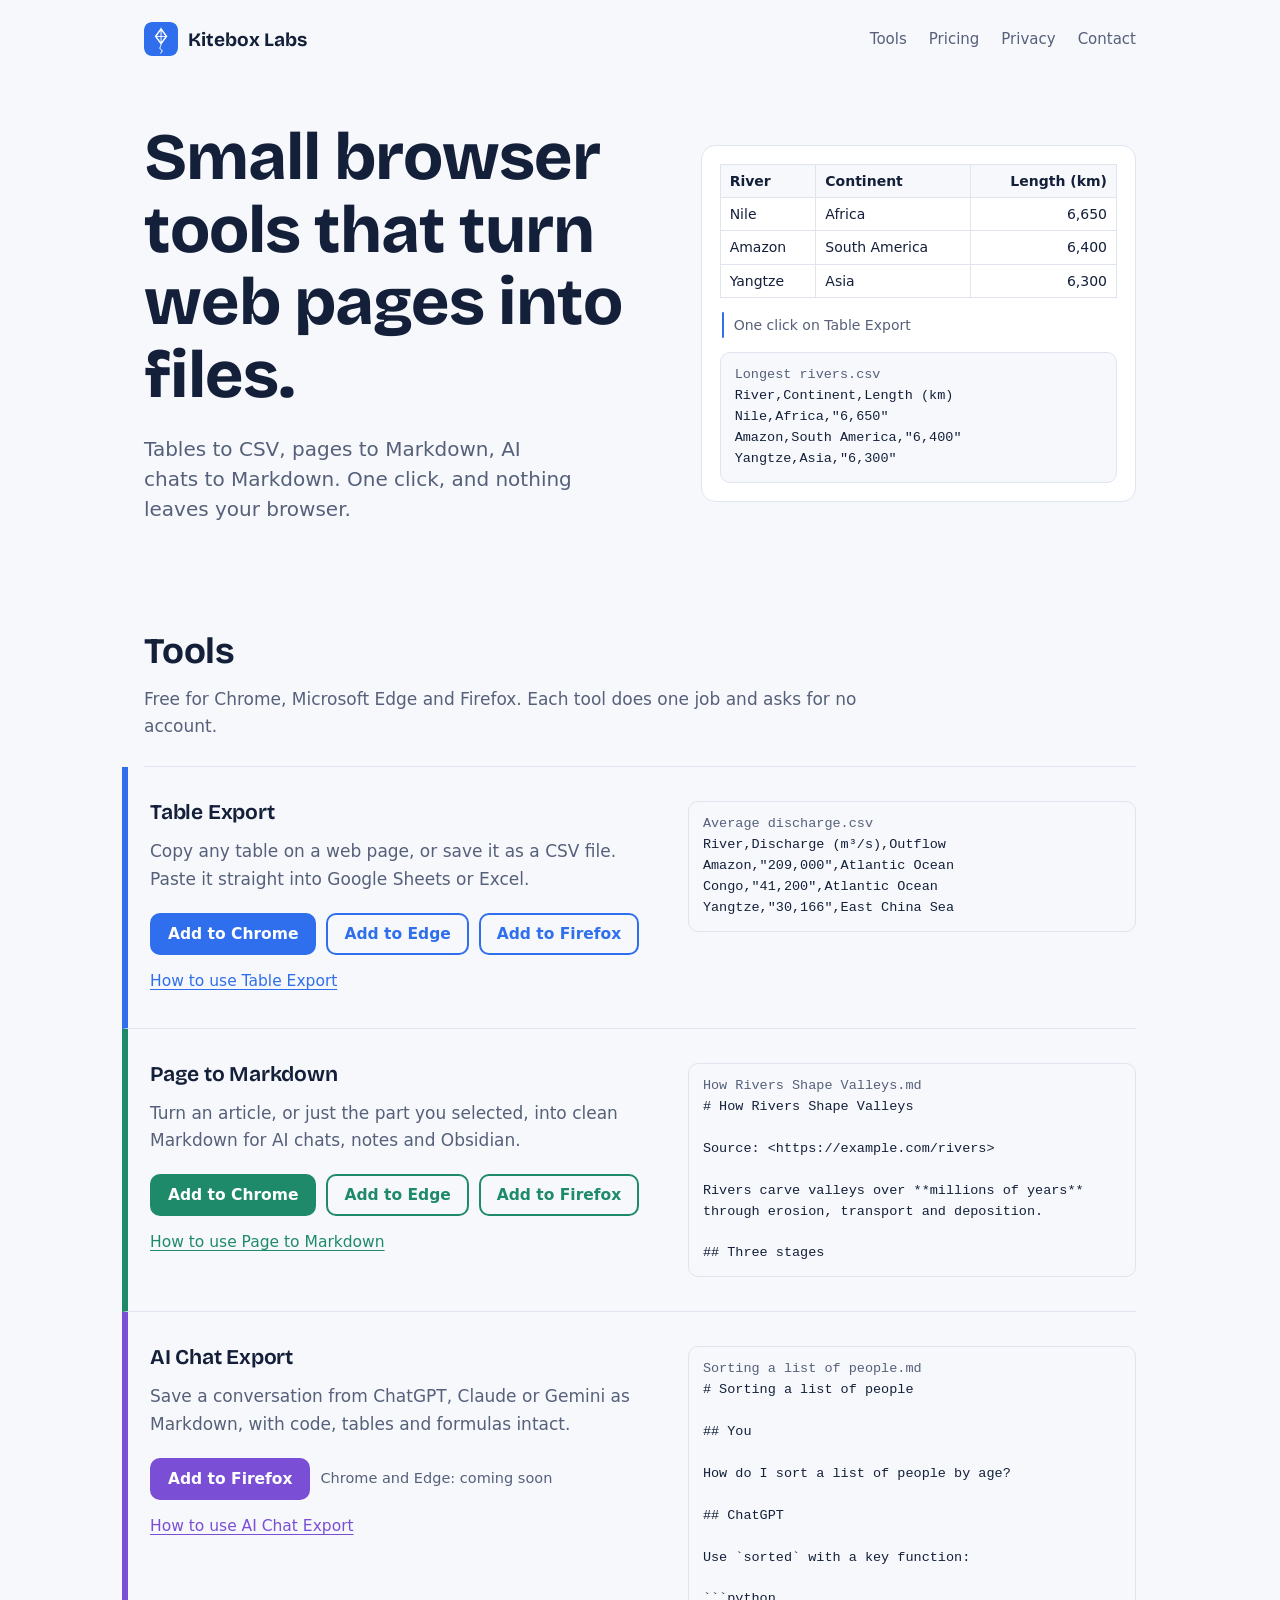
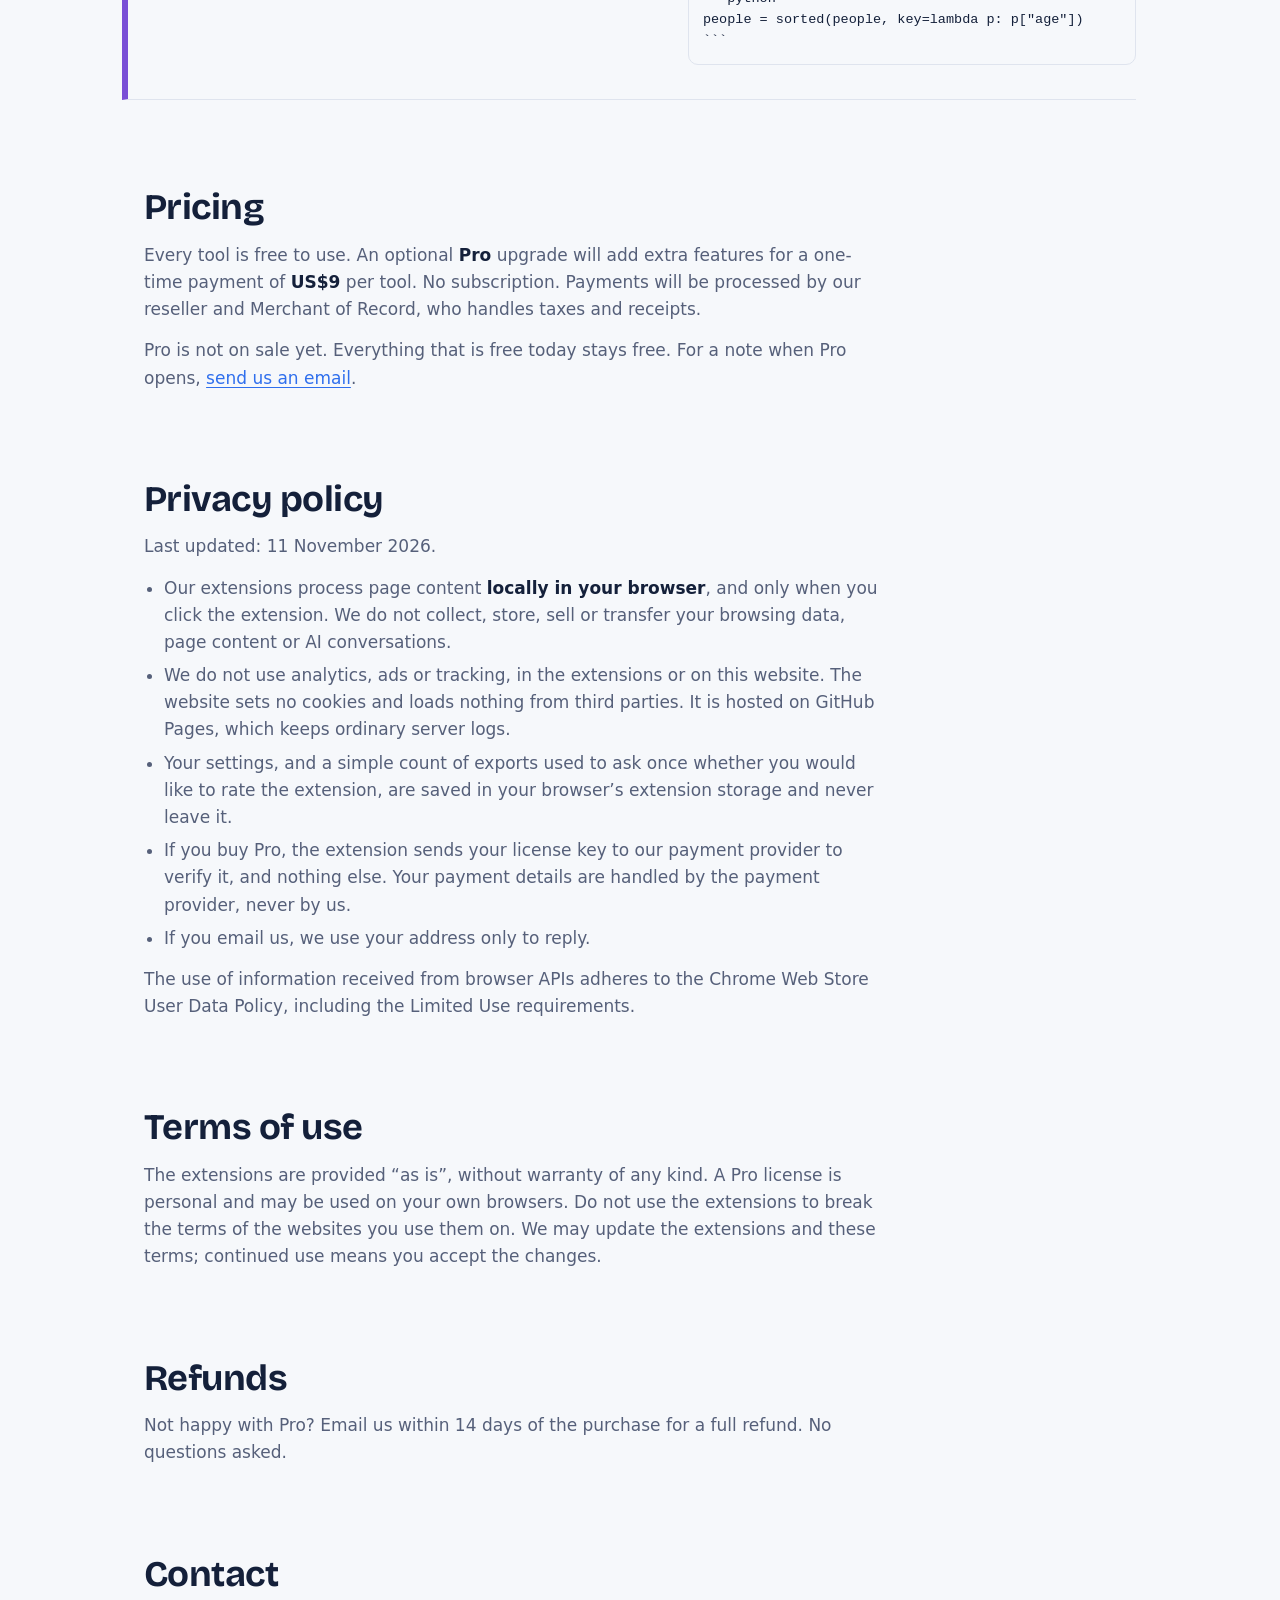
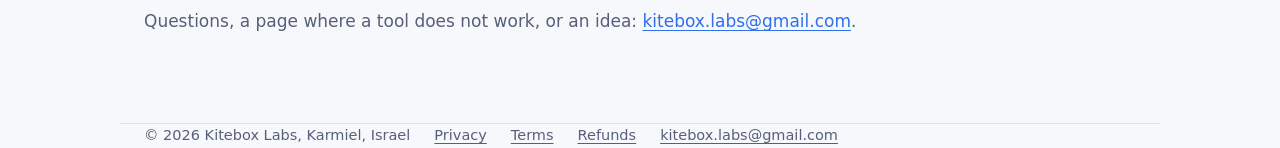
<file: index.html>
<!doctype html>
<html lang="en">
<head>
<meta charset="utf-8">
<meta name="viewport" content="width=device-width,initial-scale=1">
<title>Kitebox Labs — small browser tools that turn web pages into files</title>
<meta name="description" content="Free, private browser extensions for Chrome, Edge and Firefox: export web tables to CSV, copy pages as Markdown, save AI chats as Markdown. Everything runs in your browser.">
<link rel="canonical" href="https://rialvla.github.io/kiteboxlabs/">
<meta property="og:type" content="website">
<meta property="og:site_name" content="Kitebox Labs">
<meta property="og:title" content="Kitebox Labs — small browser tools that turn web pages into files">
<meta property="og:description" content="Free, private browser extensions for Chrome, Edge and Firefox: export web tables to CSV, copy pages as Markdown, save AI chats as Markdown. Everything runs in your browser.">
<meta property="og:url" content="https://rialvla.github.io/kiteboxlabs/">
<meta property="og:image" content="https://rialvla.github.io/kiteboxlabs/assets/logo.png">
<link rel="icon" href="assets/logo-256.png">
<link rel="preload" href="assets/bricolage-grotesque.woff2" as="font" type="font/woff2" crossorigin>
<link rel="stylesheet" href="assets/site.css">
<script type="application/ld+json">{"@context":"https://schema.org","@type":"Organization","name":"Kitebox Labs","url":"https://rialvla.github.io/kiteboxlabs/","logo":"https://rialvla.github.io/kiteboxlabs/assets/logo.png","email":"kitebox.labs@gmail.com"}</script>
</head>
<body>
<header class="top wrap">
  <a class="brand" href="./"><img src="assets/logo-256.png" width="34" height="34" alt="">Kitebox Labs</a>
  <nav><a href="./#products">Tools</a><a href="./#pricing">Pricing</a><a href="./#privacy">Privacy</a><a href="./#contact">Contact</a></nav>
</header>
<main class="wrap">
<section class="hero">
  <div>
    <h1>Small browser tools that turn web pages into files.</h1>
    <p>Tables to CSV, pages to Markdown, AI chats to Markdown. One click, and nothing leaves your browser.</p>
  </div>
  <div class="proof" aria-label="Example: a table on a web page becomes a CSV file">
    <table>
      <tr><th>River</th><th>Continent</th><th>Length (km)</th></tr>
      <tr><td>Nile</td><td>Africa</td><td>6,650</td></tr>
      <tr><td>Amazon</td><td>South America</td><td>6,400</td></tr>
      <tr><td>Yangtze</td><td>Asia</td><td>6,300</td></tr>
    </table>
    <div class="turn">One click on Table Export</div>
    <pre class="file"><b>Longest rivers.csv</b>
River,Continent,Length (km)
Nile,Africa,"6,650"
Amazon,South America,"6,400"
Yangtze,Asia,"6,300"</pre>
  </div>
</section>

<h2 id="products">Tools</h2>
<p>Free for Chrome, Microsoft Edge and Firefox. Each tool does one job and asks for no account.</p>
<div class="tools">
<section class="tool t-table" id="table-export">
  <div>
    <h3>Table Export</h3>
    <p>Copy any table on a web page, or save it as a CSV file. Paste it straight into Google Sheets or Excel.</p>
    <div class="stores"><a class="btn" href="https://chromewebstore.google.com/detail/hhfpalogcbonjkoplmdikkgolelgajjc">Add to Chrome</a><a class="btn alt" href="https://microsoftedge.microsoft.com/addons/detail/emdhohpbhjjjipbeofofnglcaibgfpml">Add to Edge</a><a class="btn alt" href="https://addons.mozilla.org/firefox/addon/kitebox-table-export/">Add to Firefox</a></div>
    <a class="more" href="./table-export/">How to use Table Export</a>
  </div>
  <pre class="file"><b>Average discharge.csv</b>
River,Discharge (m³/s),Outflow
Amazon,&quot;209,000&quot;,Atlantic Ocean
Congo,&quot;41,200&quot;,Atlantic Ocean
Yangtze,&quot;30,166&quot;,East China Sea</pre>
</section>
<section class="tool t-page" id="page-markdown">
  <div>
    <h3>Page to Markdown</h3>
    <p>Turn an article, or just the part you selected, into clean Markdown for AI chats, notes and Obsidian.</p>
    <div class="stores"><a class="btn" href="https://chromewebstore.google.com/detail/cnmigemglknhhenocihimppigihnjdkp">Add to Chrome</a><a class="btn alt" href="https://microsoftedge.microsoft.com/addons/detail/hfkippdgafjjonhkjkijcbaccekfpifb">Add to Edge</a><a class="btn alt" href="https://addons.mozilla.org/firefox/addon/kitebox-page-to-markdown/">Add to Firefox</a></div>
    <a class="more" href="./page-to-markdown/">How to use Page to Markdown</a>
  </div>
  <pre class="file"><b>How Rivers Shape Valleys.md</b>
# How Rivers Shape Valleys

Source: &lt;https://example.com/rivers&gt;

Rivers carve valleys over **millions of years**
through erosion, transport and deposition.

## Three stages</pre>
</section>
<section class="tool t-chat" id="ai-chat-export">
  <div>
    <h3>AI Chat Export</h3>
    <p>Save a conversation from ChatGPT, Claude or Gemini as Markdown, with code, tables and formulas intact.</p>
    <div class="stores"><a class="btn" href="https://addons.mozilla.org/firefox/addon/kitebox-ai-chat-export/">Add to Firefox</a><span class="soon">Chrome and Edge: coming soon</span></div>
    <a class="more" href="./ai-chat-export/">How to use AI Chat Export</a>
  </div>
  <pre class="file"><b>Sorting a list of people.md</b>
# Sorting a list of people

## You

How do I sort a list of people by age?

## ChatGPT

Use `sorted` with a key function:

```python
people = sorted(people, key=lambda p: p[&quot;age&quot;])
```</pre>
</section>
</div>

<h2 id="pricing">Pricing</h2>
<p>Every tool is free to use. An optional <strong>Pro</strong> upgrade will add extra features for a one-time payment of <strong>US$9</strong> per tool. No subscription. Payments will be processed by our reseller and Merchant of Record, who handles taxes and receipts.</p>
<p>Pro is not on sale yet. Everything that is free today stays free. For a note when Pro opens, <a href="mailto:kitebox.labs@gmail.com?subject=Notify%20me%20about%20Pro">send us an email</a>.</p>

<h2 id="privacy">Privacy policy</h2>
<p>Last updated: 11 November 2026.</p>
<ul class="plain">
<li>Our extensions process page content <strong>locally in your browser</strong>, and only when you click the extension. We do not collect, store, sell or transfer your browsing data, page content or AI conversations.</li>
<li>We do not use analytics, ads or tracking, in the extensions or on this website. The website sets no cookies and loads nothing from third parties. It is hosted on GitHub Pages, which keeps ordinary server logs.</li>
<li>Your settings, and a simple count of exports used to ask once whether you would like to rate the extension, are saved in your browser’s extension storage and never leave it.</li>
<li>If you buy Pro, the extension sends your license key to our payment provider to verify it, and nothing else. Your payment details are handled by the payment provider, never by us.</li>
<li>If you email us, we use your address only to reply.</li>
</ul>
<p>The use of information received from browser APIs adheres to the Chrome Web Store User Data Policy, including the Limited Use requirements.</p>

<h2 id="terms">Terms of use</h2>
<p>The extensions are provided “as is”, without warranty of any kind. A Pro license is personal and may be used on your own browsers. Do not use the extensions to break the terms of the websites you use them on. We may update the extensions and these terms; continued use means you accept the changes.</p>

<h2 id="refunds">Refunds</h2>
<p>Not happy with Pro? Email us within 14 days of the purchase for a full refund. No questions asked.</p>

<h2 id="contact">Contact</h2>
<p>Questions, a page where a tool does not work, or an idea: <a href="mailto:kitebox.labs@gmail.com">kitebox.labs@gmail.com</a>.</p>
</main>
<footer class="wrap">
  <span>© 2026 Kitebox Labs, Karmiel, Israel</span>
  <a href="./#privacy">Privacy</a><a href="./#terms">Terms</a><a href="./#refunds">Refunds</a><a href="mailto:kitebox.labs@gmail.com">kitebox.labs@gmail.com</a>
</footer>
</body>
</html>
</file>
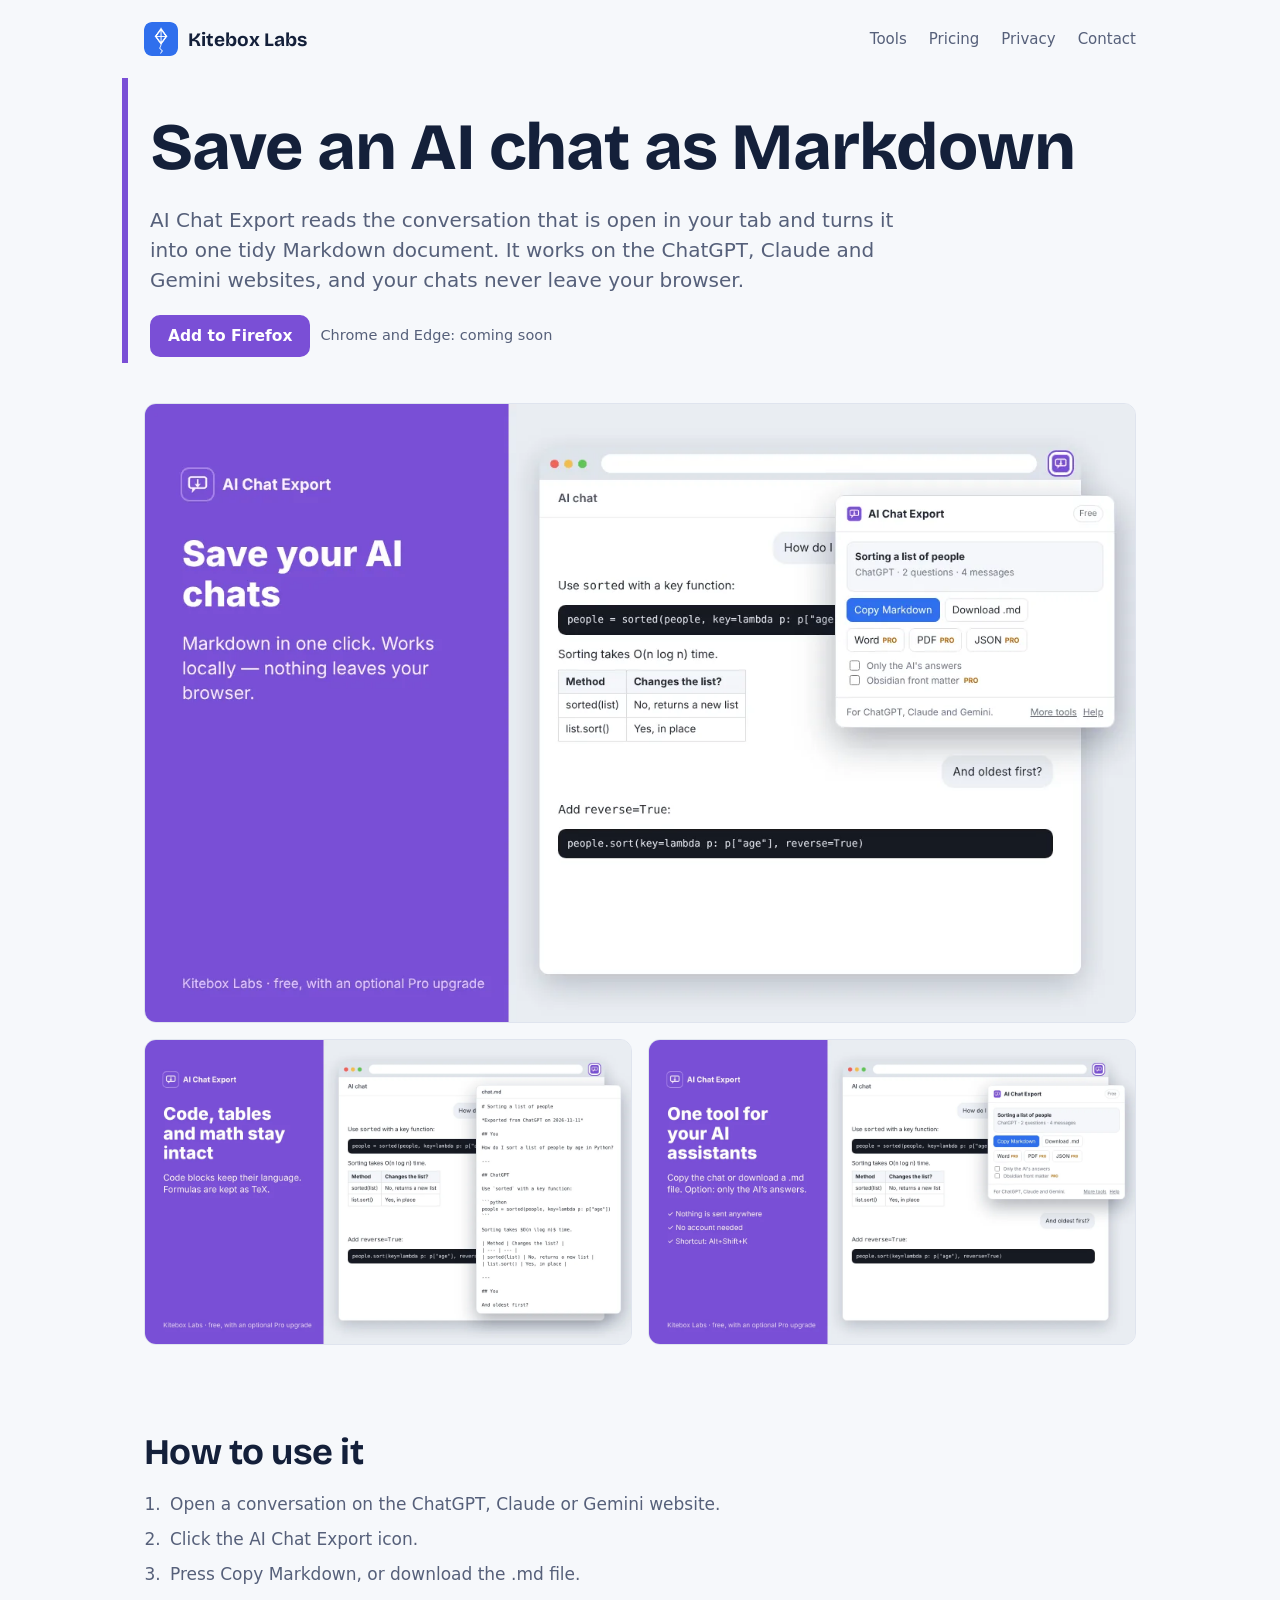
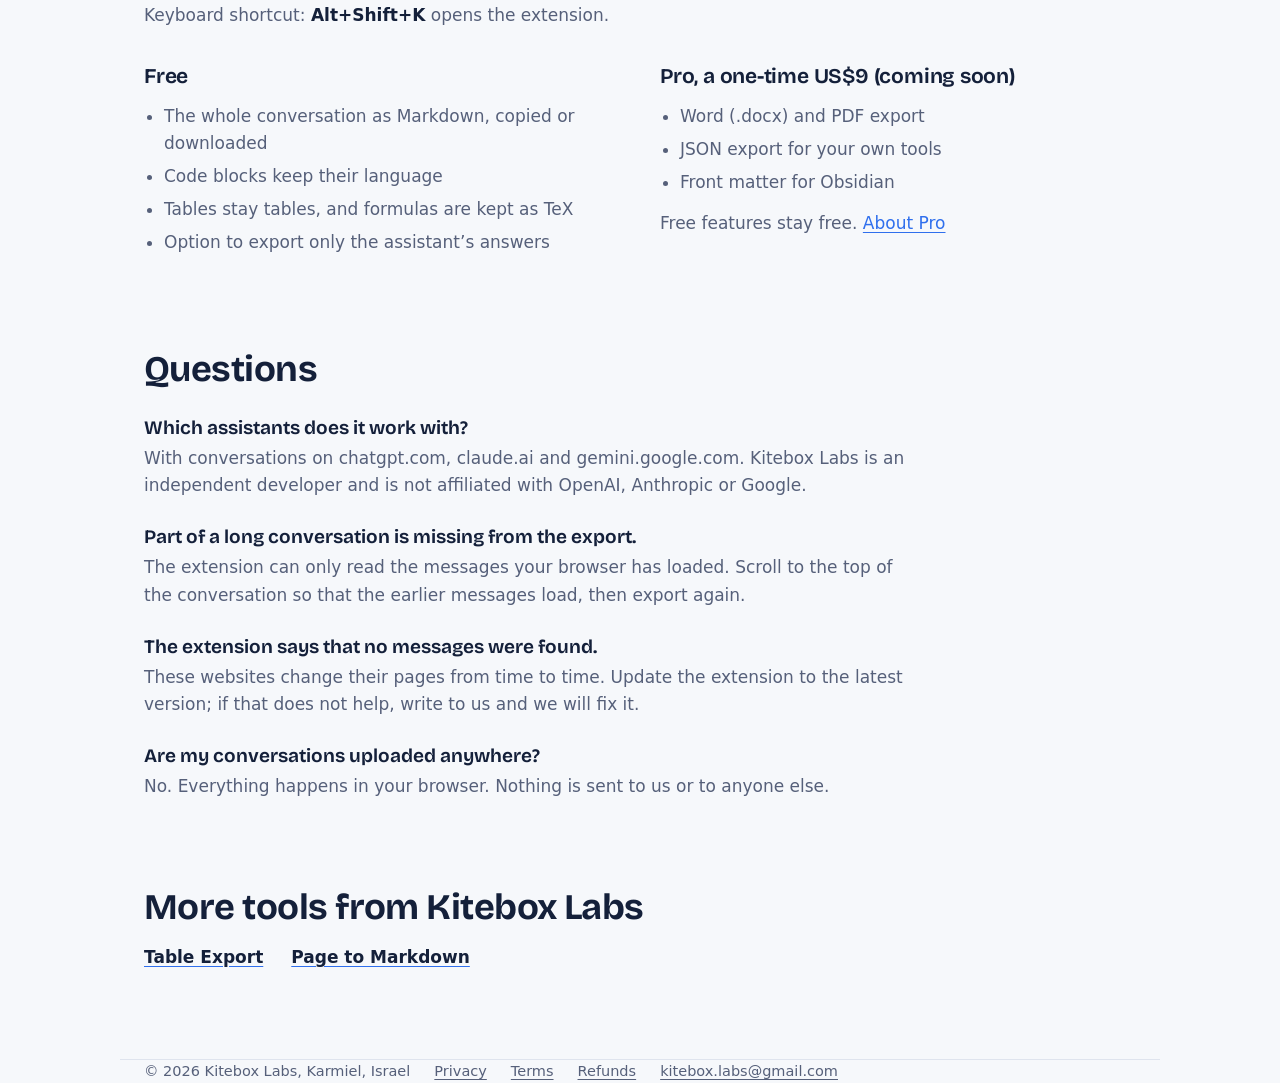
<file: ai-chat-export/index.html>
<!doctype html>
<html lang="en">
<head>
<meta charset="utf-8">
<meta name="viewport" content="width=device-width,initial-scale=1">
<title>AI Chat Export — save ChatGPT, Claude and Gemini chats as Markdown | Kitebox Labs</title>
<meta name="description" content="Free browser extension: save an AI conversation from ChatGPT, Claude or Gemini as Markdown in one click. Code blocks, tables and math are kept. Works locally.">
<link rel="canonical" href="https://rialvla.github.io/kiteboxlabs/ai-chat-export/">
<meta property="og:type" content="website">
<meta property="og:site_name" content="Kitebox Labs">
<meta property="og:title" content="AI Chat Export — save ChatGPT, Claude and Gemini chats as Markdown | Kitebox Labs">
<meta property="og:description" content="Free browser extension: save an AI conversation from ChatGPT, Claude or Gemini as Markdown in one click. Code blocks, tables and math are kept. Works locally.">
<meta property="og:url" content="https://rialvla.github.io/kiteboxlabs/ai-chat-export/">
<meta property="og:image" content="https://rialvla.github.io/kiteboxlabs/assets/logo.png">
<link rel="icon" href="../assets/logo-256.png">
<link rel="preload" href="../assets/bricolage-grotesque.woff2" as="font" type="font/woff2" crossorigin>
<link rel="stylesheet" href="../assets/site.css">
<script type="application/ld+json">{"@context":"https://schema.org","@type":"SoftwareApplication","name":"AI Chat Export","description":"Free browser extension: save an AI conversation from ChatGPT, Claude or Gemini as Markdown in one click. Code blocks, tables and math are kept. Works locally.","url":"https://rialvla.github.io/kiteboxlabs/ai-chat-export/","applicationCategory":"BrowserApplication","operatingSystem":"Chrome, Microsoft Edge, Firefox","offers":{"@type":"Offer","price":"0","priceCurrency":"USD"},"publisher":{"@type":"Organization","name":"Kitebox Labs","url":"https://rialvla.github.io/kiteboxlabs/"}}</script>
<script type="application/ld+json">{"@context":"https://schema.org","@type":"FAQPage","mainEntity":[{"@type":"Question","name":"Which assistants does it work with?","acceptedAnswer":{"@type":"Answer","text":"With conversations on chatgpt.com, claude.ai and gemini.google.com. Kitebox Labs is an independent developer and is not affiliated with OpenAI, Anthropic or Google."}},{"@type":"Question","name":"Part of a long conversation is missing from the export.","acceptedAnswer":{"@type":"Answer","text":"The extension can only read the messages your browser has loaded. Scroll to the top of the conversation so that the earlier messages load, then export again."}},{"@type":"Question","name":"The extension says that no messages were found.","acceptedAnswer":{"@type":"Answer","text":"These websites change their pages from time to time. Update the extension to the latest version; if that does not help, write to us and we will fix it."}},{"@type":"Question","name":"Are my conversations uploaded anywhere?","acceptedAnswer":{"@type":"Answer","text":"No. Everything happens in your browser. Nothing is sent to us or to anyone else."}}]}</script>
</head>
<body class="t-chat">
<header class="top wrap">
  <a class="brand" href="../"><img src="../assets/logo-256.png" width="34" height="34" alt="">Kitebox Labs</a>
  <nav><a href="../#products">Tools</a><a href="../#pricing">Pricing</a><a href="../#privacy">Privacy</a><a href="../#contact">Contact</a></nav>
</header>
<main class="wrap">
<div class="page-head">
  <h1>Save an AI chat as Markdown</h1>
  <p class="lead">AI Chat Export reads the conversation that is open in your tab and turns it into one tidy Markdown document. It works on the ChatGPT, Claude and Gemini websites, and your chats never leave your browser.</p>
  <div class="stores"><a class="btn" href="https://addons.mozilla.org/firefox/addon/kitebox-ai-chat-export/">Add to Firefox</a><span class="soon">Chrome and Edge: coming soon</span></div>
</div>

<div class="shots">
  <img src="../img/ai-chat-export-1.webp" width="1280" height="800" alt="AI Chat Export open over a web page">
  <div class="small"><img src="../img/ai-chat-export-2.webp" width="1280" height="800" loading="lazy" alt="AI Chat Export screenshot 2"><img src="../img/ai-chat-export-3.webp" width="1280" height="800" loading="lazy" alt="AI Chat Export screenshot 3"></div>
</div>

<h2>How to use it</h2>
<ol class="steps">
<li>Open a conversation on the ChatGPT, Claude or Gemini website.</li>
<li>Click the AI Chat Export icon.</li>
<li>Press Copy Markdown, or download the .md file.</li>
</ol>
<p>Keyboard shortcut: <strong>Alt+Shift+K</strong> opens the extension.</p>

<div class="two">
  <div>
    <h3>Free</h3>
    <ul class="plain"><li>The whole conversation as Markdown, copied or downloaded</li><li>Code blocks keep their language</li><li>Tables stay tables, and formulas are kept as TeX</li><li>Option to export only the assistant’s answers</li></ul>
  </div>
  <div>
    <h3>Pro, a one-time US$9 (coming soon)</h3>
    <ul class="plain"><li>Word (.docx) and PDF export</li><li>JSON export for your own tools</li><li>Front matter for Obsidian</li></ul>
    <p>Free features stay free. <a href="../#pricing">About Pro</a></p>
  </div>
</div>

<h2>Questions</h2>
<dl class="faq">
<dt>Which assistants does it work with?</dt>
<dd>With conversations on chatgpt.com, claude.ai and gemini.google.com. Kitebox Labs is an independent developer and is not affiliated with OpenAI, Anthropic or Google.</dd>
<dt>Part of a long conversation is missing from the export.</dt>
<dd>The extension can only read the messages your browser has loaded. Scroll to the top of the conversation so that the earlier messages load, then export again.</dd>
<dt>The extension says that no messages were found.</dt>
<dd>These websites change their pages from time to time. Update the extension to the latest version; if that does not help, write to us and we will fix it.</dd>
<dt>Are my conversations uploaded anywhere?</dt>
<dd>No. Everything happens in your browser. Nothing is sent to us or to anyone else.</dd>
</dl>

<h2>More tools from Kitebox Labs</h2>
<div class="others">
<a class="t-table" href="../table-export/"><strong>Table Export</strong></a>
<a class="t-page" href="../page-to-markdown/"><strong>Page to Markdown</strong></a>
</div>
</main>
<footer class="wrap">
  <span>© 2026 Kitebox Labs, Karmiel, Israel</span>
  <a href="../#privacy">Privacy</a><a href="../#terms">Terms</a><a href="../#refunds">Refunds</a><a href="mailto:kitebox.labs@gmail.com">kitebox.labs@gmail.com</a>
</footer>
</body>
</html>
</file>
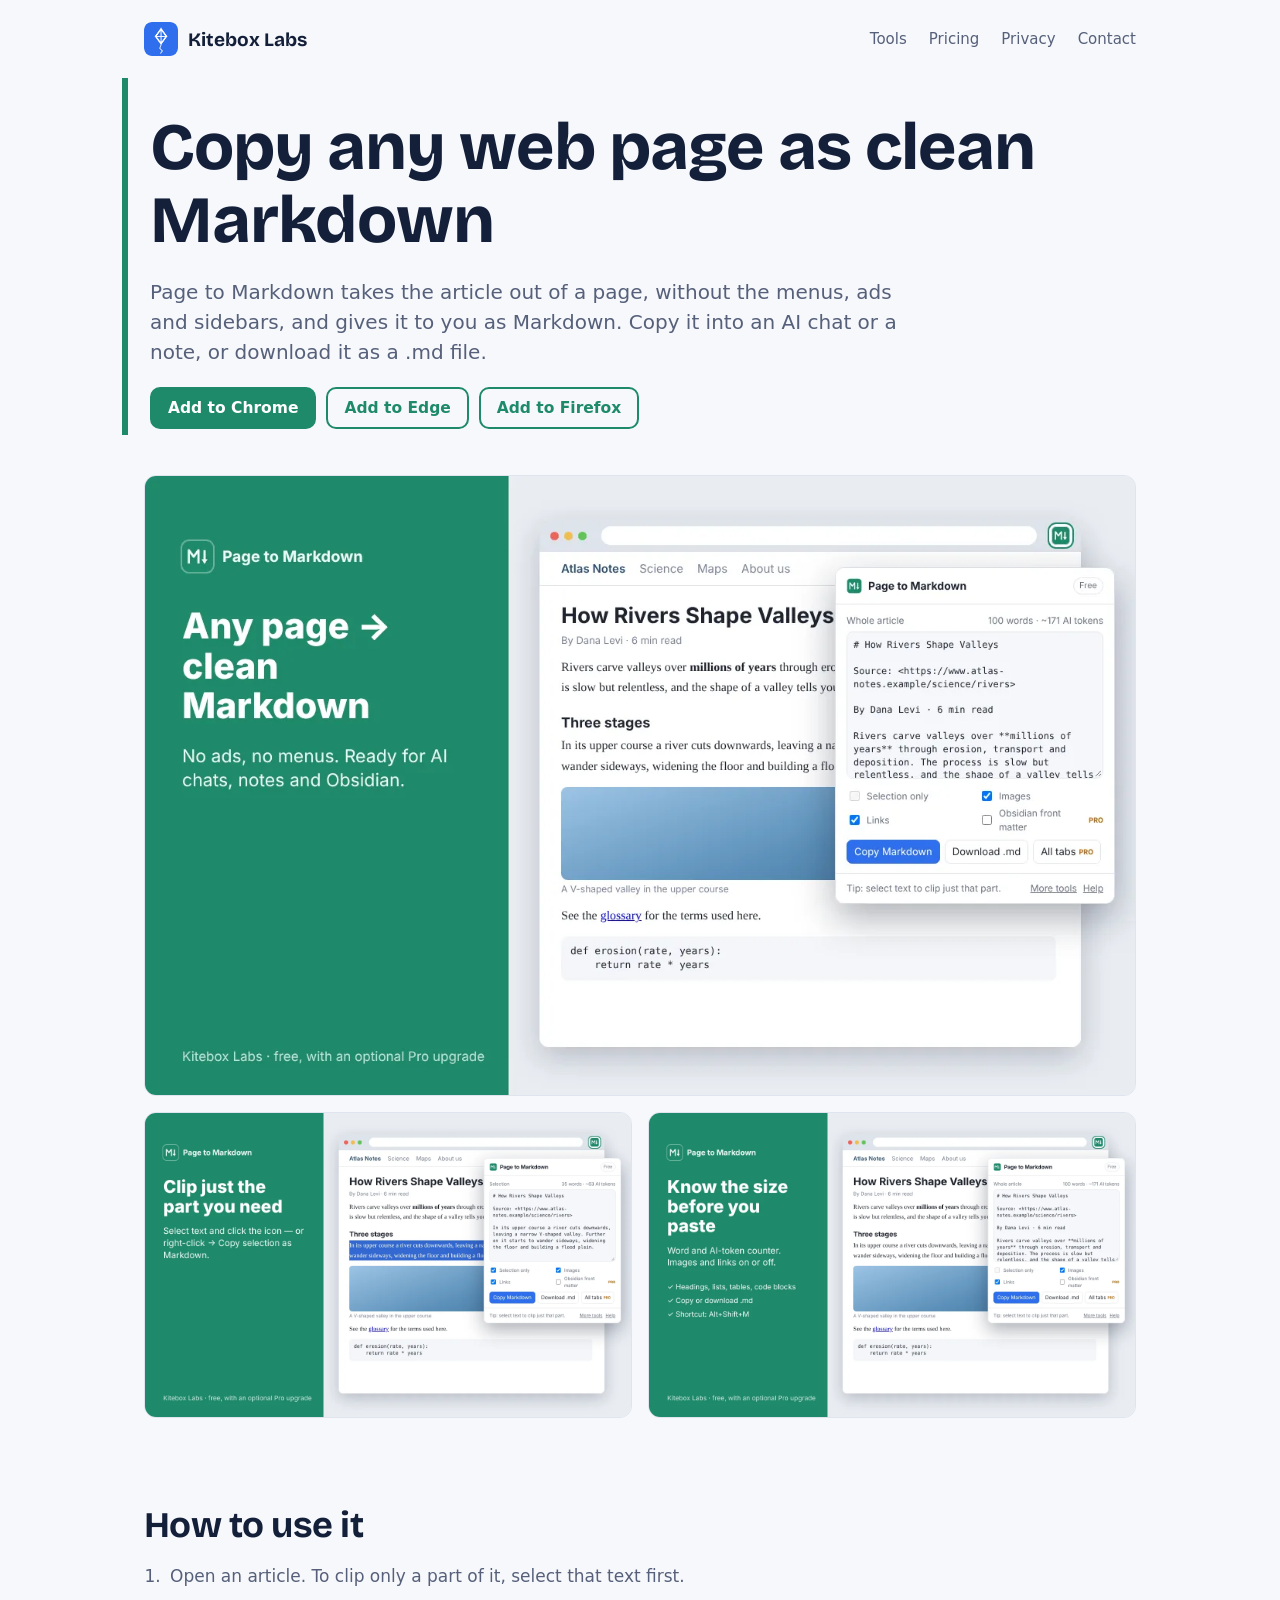
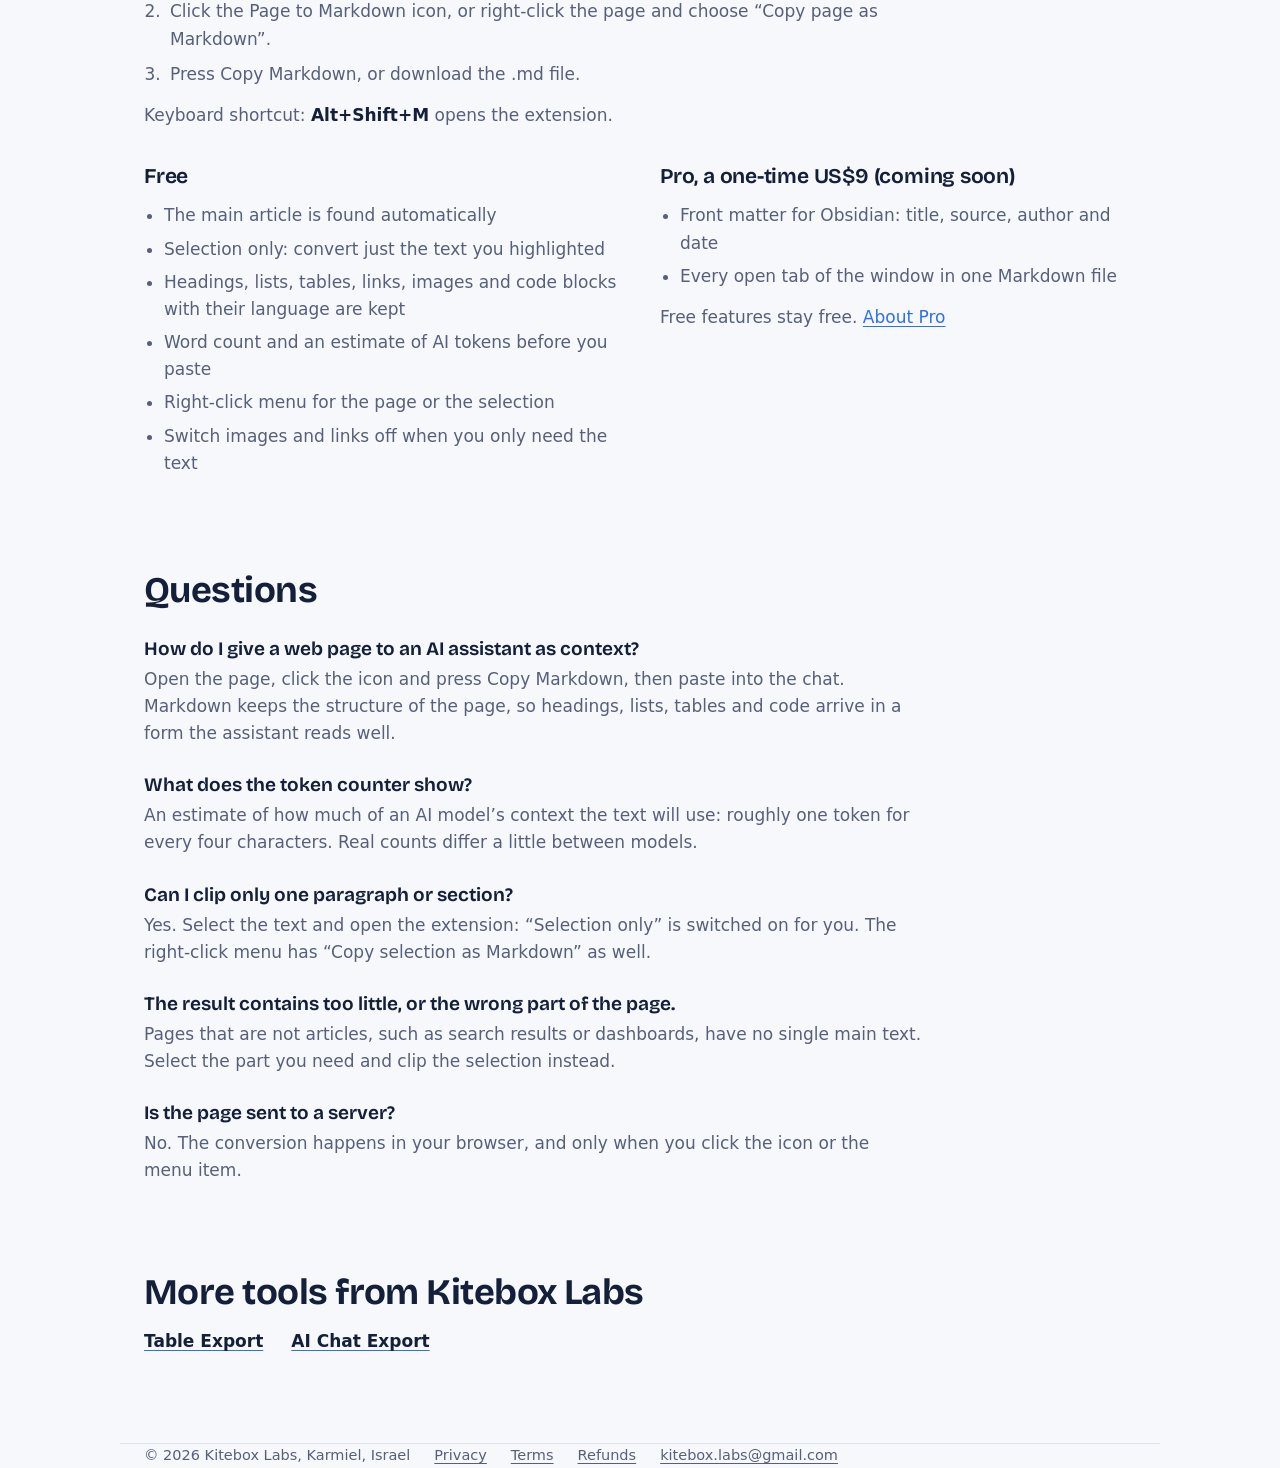
<file: page-to-markdown/index.html>
<!doctype html>
<html lang="en">
<head>
<meta charset="utf-8">
<meta name="viewport" content="width=device-width,initial-scale=1">
<title>Page to Markdown — copy any web page as clean Markdown | Kitebox Labs</title>
<meta name="description" content="Free browser extension: copy a web page or a selection as clean Markdown in one click. For AI prompts, notes and Obsidian. Token counter included. Works locally.">
<link rel="canonical" href="https://rialvla.github.io/kiteboxlabs/page-to-markdown/">
<meta property="og:type" content="website">
<meta property="og:site_name" content="Kitebox Labs">
<meta property="og:title" content="Page to Markdown — copy any web page as clean Markdown | Kitebox Labs">
<meta property="og:description" content="Free browser extension: copy a web page or a selection as clean Markdown in one click. For AI prompts, notes and Obsidian. Token counter included. Works locally.">
<meta property="og:url" content="https://rialvla.github.io/kiteboxlabs/page-to-markdown/">
<meta property="og:image" content="https://rialvla.github.io/kiteboxlabs/assets/logo.png">
<link rel="icon" href="../assets/logo-256.png">
<link rel="preload" href="../assets/bricolage-grotesque.woff2" as="font" type="font/woff2" crossorigin>
<link rel="stylesheet" href="../assets/site.css">
<script type="application/ld+json">{"@context":"https://schema.org","@type":"SoftwareApplication","name":"Page to Markdown","description":"Free browser extension: copy a web page or a selection as clean Markdown in one click. For AI prompts, notes and Obsidian. Token counter included. Works locally.","url":"https://rialvla.github.io/kiteboxlabs/page-to-markdown/","applicationCategory":"BrowserApplication","operatingSystem":"Chrome, Microsoft Edge, Firefox","offers":{"@type":"Offer","price":"0","priceCurrency":"USD"},"publisher":{"@type":"Organization","name":"Kitebox Labs","url":"https://rialvla.github.io/kiteboxlabs/"}}</script>
<script type="application/ld+json">{"@context":"https://schema.org","@type":"FAQPage","mainEntity":[{"@type":"Question","name":"How do I give a web page to an AI assistant as context?","acceptedAnswer":{"@type":"Answer","text":"Open the page, click the icon and press Copy Markdown, then paste into the chat. Markdown keeps the structure of the page, so headings, lists, tables and code arrive in a form the assistant reads well."}},{"@type":"Question","name":"What does the token counter show?","acceptedAnswer":{"@type":"Answer","text":"An estimate of how much of an AI model’s context the text will use: roughly one token for every four characters. Real counts differ a little between models."}},{"@type":"Question","name":"Can I clip only one paragraph or section?","acceptedAnswer":{"@type":"Answer","text":"Yes. Select the text and open the extension: “Selection only” is switched on for you. The right-click menu has “Copy selection as Markdown” as well."}},{"@type":"Question","name":"The result contains too little, or the wrong part of the page.","acceptedAnswer":{"@type":"Answer","text":"Pages that are not articles, such as search results or dashboards, have no single main text. Select the part you need and clip the selection instead."}},{"@type":"Question","name":"Is the page sent to a server?","acceptedAnswer":{"@type":"Answer","text":"No. The conversion happens in your browser, and only when you click the icon or the menu item."}}]}</script>
</head>
<body class="t-page">
<header class="top wrap">
  <a class="brand" href="../"><img src="../assets/logo-256.png" width="34" height="34" alt="">Kitebox Labs</a>
  <nav><a href="../#products">Tools</a><a href="../#pricing">Pricing</a><a href="../#privacy">Privacy</a><a href="../#contact">Contact</a></nav>
</header>
<main class="wrap">
<div class="page-head">
  <h1>Copy any web page as clean Markdown</h1>
  <p class="lead">Page to Markdown takes the article out of a page, without the menus, ads and sidebars, and gives it to you as Markdown. Copy it into an AI chat or a note, or download it as a .md file.</p>
  <div class="stores"><a class="btn" href="https://chromewebstore.google.com/detail/cnmigemglknhhenocihimppigihnjdkp">Add to Chrome</a><a class="btn alt" href="https://microsoftedge.microsoft.com/addons/detail/hfkippdgafjjonhkjkijcbaccekfpifb">Add to Edge</a><a class="btn alt" href="https://addons.mozilla.org/firefox/addon/kitebox-page-to-markdown/">Add to Firefox</a></div>
</div>

<div class="shots">
  <img src="../img/page-markdown-1.webp" width="1280" height="800" alt="Page to Markdown open over a web page">
  <div class="small"><img src="../img/page-markdown-2.webp" width="1280" height="800" loading="lazy" alt="Page to Markdown screenshot 2"><img src="../img/page-markdown-3.webp" width="1280" height="800" loading="lazy" alt="Page to Markdown screenshot 3"></div>
</div>

<h2>How to use it</h2>
<ol class="steps">
<li>Open an article. To clip only a part of it, select that text first.</li>
<li>Click the Page to Markdown icon, or right-click the page and choose “Copy page as Markdown”.</li>
<li>Press Copy Markdown, or download the .md file.</li>
</ol>
<p>Keyboard shortcut: <strong>Alt+Shift+M</strong> opens the extension.</p>

<div class="two">
  <div>
    <h3>Free</h3>
    <ul class="plain"><li>The main article is found automatically</li><li>Selection only: convert just the text you highlighted</li><li>Headings, lists, tables, links, images and code blocks with their language are kept</li><li>Word count and an estimate of AI tokens before you paste</li><li>Right-click menu for the page or the selection</li><li>Switch images and links off when you only need the text</li></ul>
  </div>
  <div>
    <h3>Pro, a one-time US$9 (coming soon)</h3>
    <ul class="plain"><li>Front matter for Obsidian: title, source, author and date</li><li>Every open tab of the window in one Markdown file</li></ul>
    <p>Free features stay free. <a href="../#pricing">About Pro</a></p>
  </div>
</div>

<h2>Questions</h2>
<dl class="faq">
<dt>How do I give a web page to an AI assistant as context?</dt>
<dd>Open the page, click the icon and press Copy Markdown, then paste into the chat. Markdown keeps the structure of the page, so headings, lists, tables and code arrive in a form the assistant reads well.</dd>
<dt>What does the token counter show?</dt>
<dd>An estimate of how much of an AI model’s context the text will use: roughly one token for every four characters. Real counts differ a little between models.</dd>
<dt>Can I clip only one paragraph or section?</dt>
<dd>Yes. Select the text and open the extension: “Selection only” is switched on for you. The right-click menu has “Copy selection as Markdown” as well.</dd>
<dt>The result contains too little, or the wrong part of the page.</dt>
<dd>Pages that are not articles, such as search results or dashboards, have no single main text. Select the part you need and clip the selection instead.</dd>
<dt>Is the page sent to a server?</dt>
<dd>No. The conversion happens in your browser, and only when you click the icon or the menu item.</dd>
</dl>

<h2>More tools from Kitebox Labs</h2>
<div class="others">
<a class="t-table" href="../table-export/"><strong>Table Export</strong></a>
<a class="t-chat" href="../ai-chat-export/"><strong>AI Chat Export</strong></a>
</div>
</main>
<footer class="wrap">
  <span>© 2026 Kitebox Labs, Karmiel, Israel</span>
  <a href="../#privacy">Privacy</a><a href="../#terms">Terms</a><a href="../#refunds">Refunds</a><a href="mailto:kitebox.labs@gmail.com">kitebox.labs@gmail.com</a>
</footer>
</body>
</html>
</file>
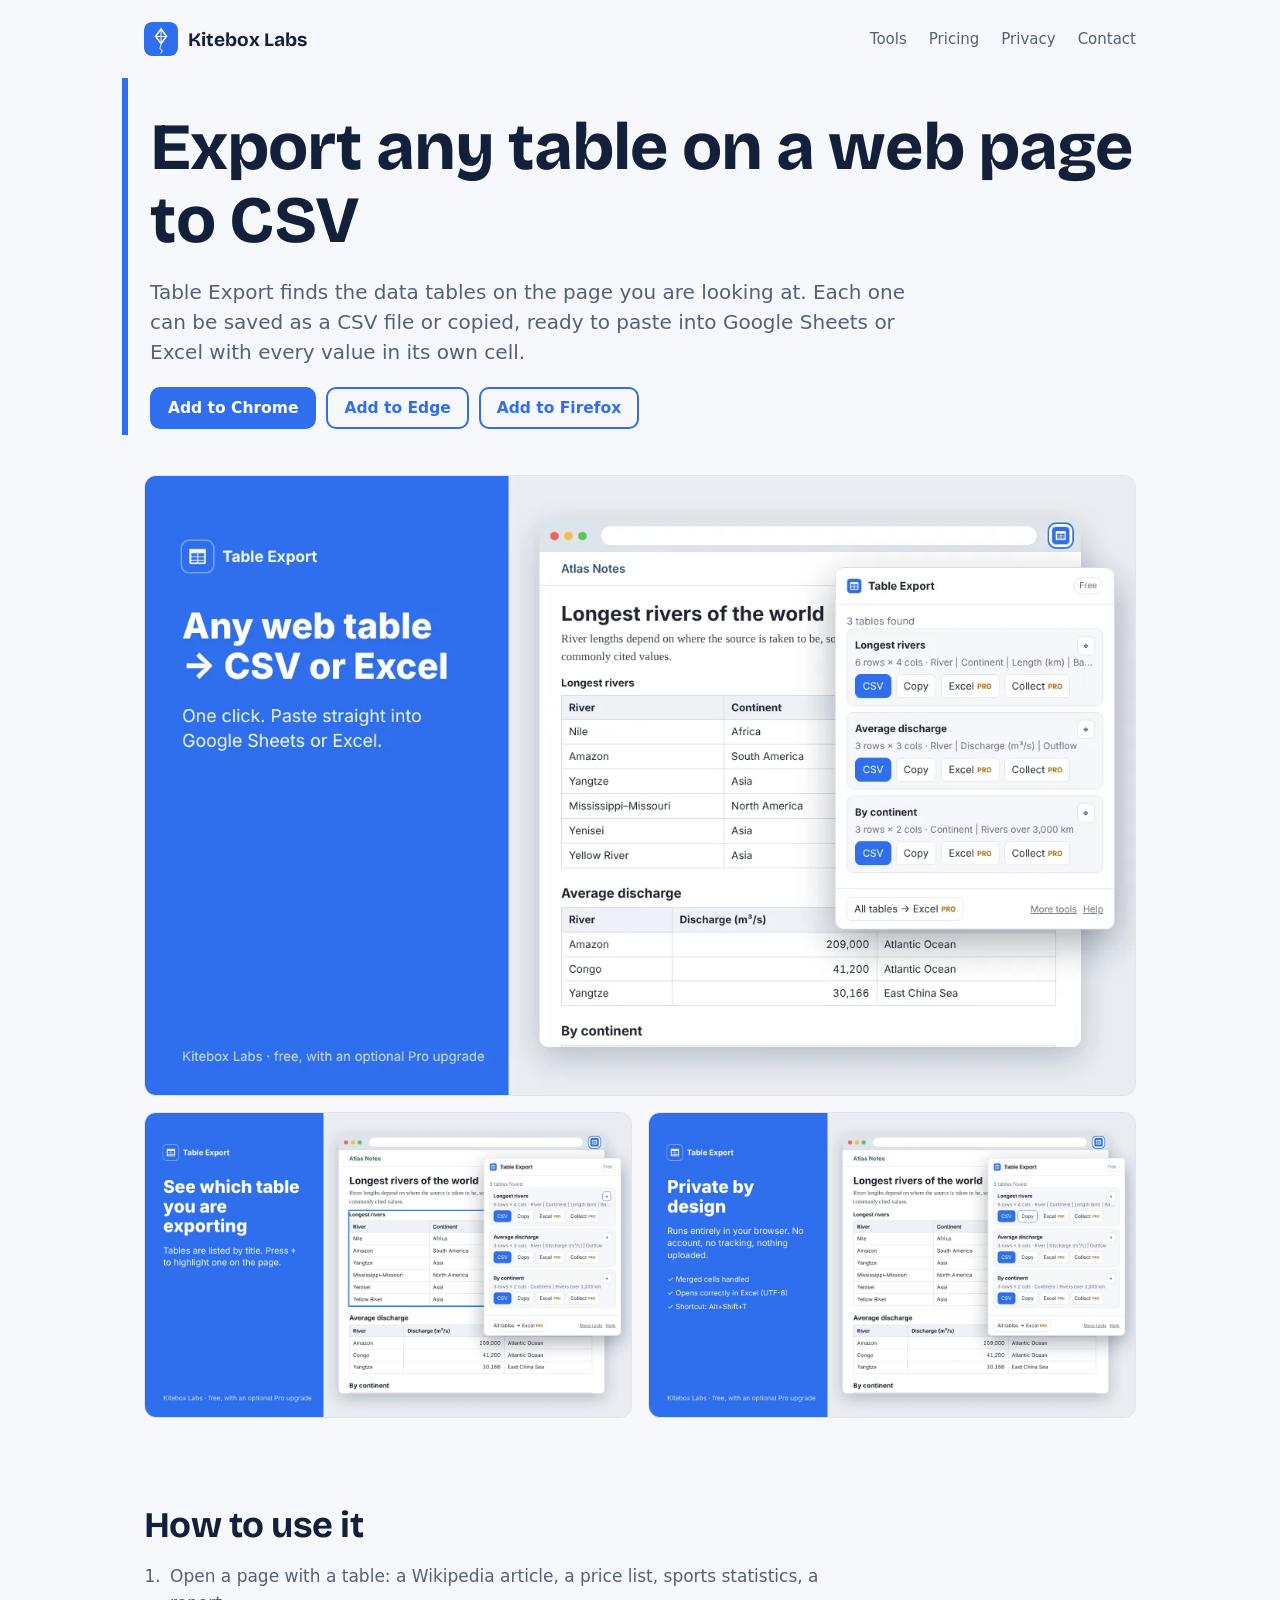
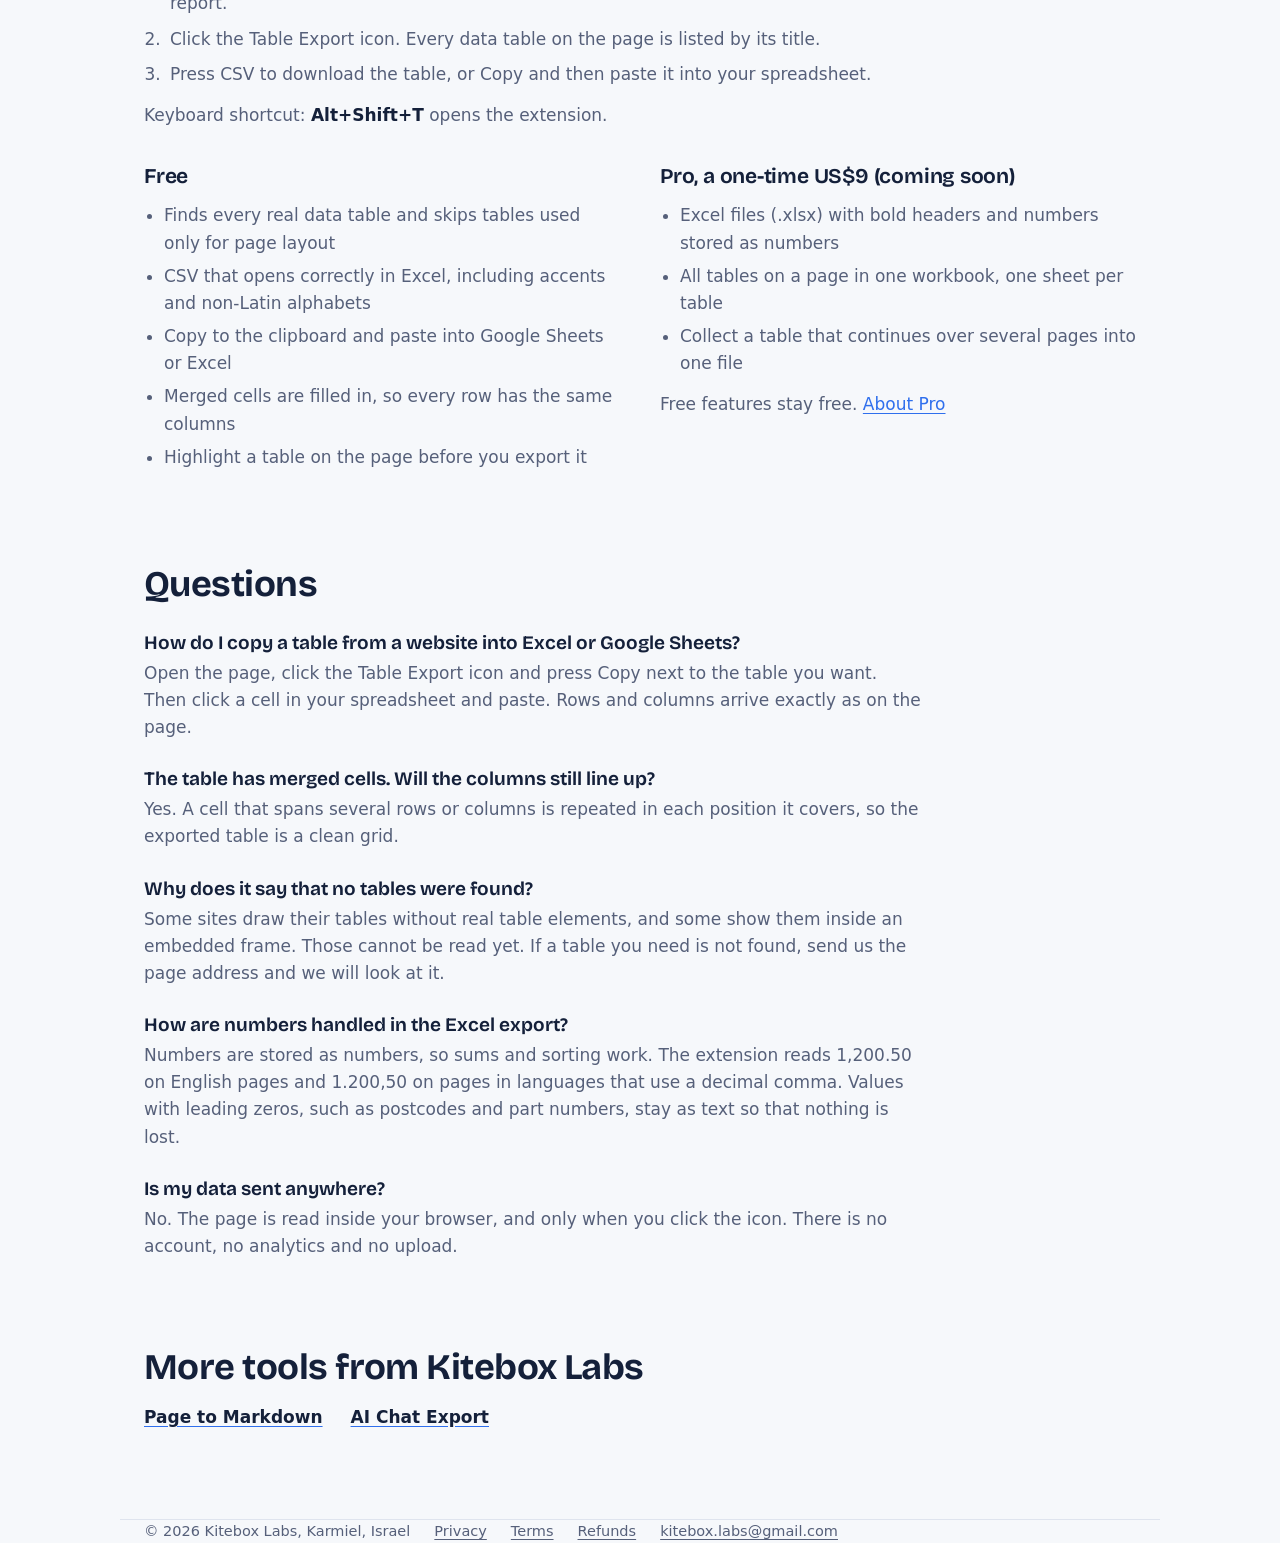
<file: table-export/index.html>
<!doctype html>
<html lang="en">
<head>
<meta charset="utf-8">
<meta name="viewport" content="width=device-width,initial-scale=1">
<title>Table Export — copy any web table to CSV or Excel | Kitebox Labs</title>
<meta name="description" content="Free browser extension: copy any HTML table on a web page or export it to CSV in one click. Paste into Google Sheets or Excel. Works locally, no account.">
<link rel="canonical" href="https://rialvla.github.io/kiteboxlabs/table-export/">
<meta property="og:type" content="website">
<meta property="og:site_name" content="Kitebox Labs">
<meta property="og:title" content="Table Export — copy any web table to CSV or Excel | Kitebox Labs">
<meta property="og:description" content="Free browser extension: copy any HTML table on a web page or export it to CSV in one click. Paste into Google Sheets or Excel. Works locally, no account.">
<meta property="og:url" content="https://rialvla.github.io/kiteboxlabs/table-export/">
<meta property="og:image" content="https://rialvla.github.io/kiteboxlabs/assets/logo.png">
<link rel="icon" href="../assets/logo-256.png">
<link rel="preload" href="../assets/bricolage-grotesque.woff2" as="font" type="font/woff2" crossorigin>
<link rel="stylesheet" href="../assets/site.css">
<script type="application/ld+json">{"@context":"https://schema.org","@type":"SoftwareApplication","name":"Table Export","description":"Free browser extension: copy any HTML table on a web page or export it to CSV in one click. Paste into Google Sheets or Excel. Works locally, no account.","url":"https://rialvla.github.io/kiteboxlabs/table-export/","applicationCategory":"BrowserApplication","operatingSystem":"Chrome, Microsoft Edge, Firefox","offers":{"@type":"Offer","price":"0","priceCurrency":"USD"},"publisher":{"@type":"Organization","name":"Kitebox Labs","url":"https://rialvla.github.io/kiteboxlabs/"}}</script>
<script type="application/ld+json">{"@context":"https://schema.org","@type":"FAQPage","mainEntity":[{"@type":"Question","name":"How do I copy a table from a website into Excel or Google Sheets?","acceptedAnswer":{"@type":"Answer","text":"Open the page, click the Table Export icon and press Copy next to the table you want. Then click a cell in your spreadsheet and paste. Rows and columns arrive exactly as on the page."}},{"@type":"Question","name":"The table has merged cells. Will the columns still line up?","acceptedAnswer":{"@type":"Answer","text":"Yes. A cell that spans several rows or columns is repeated in each position it covers, so the exported table is a clean grid."}},{"@type":"Question","name":"Why does it say that no tables were found?","acceptedAnswer":{"@type":"Answer","text":"Some sites draw their tables without real table elements, and some show them inside an embedded frame. Those cannot be read yet. If a table you need is not found, send us the page address and we will look at it."}},{"@type":"Question","name":"How are numbers handled in the Excel export?","acceptedAnswer":{"@type":"Answer","text":"Numbers are stored as numbers, so sums and sorting work. The extension reads 1,200.50 on English pages and 1.200,50 on pages in languages that use a decimal comma. Values with leading zeros, such as postcodes and part numbers, stay as text so that nothing is lost."}},{"@type":"Question","name":"Is my data sent anywhere?","acceptedAnswer":{"@type":"Answer","text":"No. The page is read inside your browser, and only when you click the icon. There is no account, no analytics and no upload."}}]}</script>
</head>
<body class="t-table">
<header class="top wrap">
  <a class="brand" href="../"><img src="../assets/logo-256.png" width="34" height="34" alt="">Kitebox Labs</a>
  <nav><a href="../#products">Tools</a><a href="../#pricing">Pricing</a><a href="../#privacy">Privacy</a><a href="../#contact">Contact</a></nav>
</header>
<main class="wrap">
<div class="page-head">
  <h1>Export any table on a web page to CSV</h1>
  <p class="lead">Table Export finds the data tables on the page you are looking at. Each one can be saved as a CSV file or copied, ready to paste into Google Sheets or Excel with every value in its own cell.</p>
  <div class="stores"><a class="btn" href="https://chromewebstore.google.com/detail/hhfpalogcbonjkoplmdikkgolelgajjc">Add to Chrome</a><a class="btn alt" href="https://microsoftedge.microsoft.com/addons/detail/emdhohpbhjjjipbeofofnglcaibgfpml">Add to Edge</a><a class="btn alt" href="https://addons.mozilla.org/firefox/addon/kitebox-table-export/">Add to Firefox</a></div>
</div>

<div class="shots">
  <img src="../img/table-export-1.webp" width="1280" height="800" alt="Table Export open over a web page">
  <div class="small"><img src="../img/table-export-2.webp" width="1280" height="800" loading="lazy" alt="Table Export screenshot 2"><img src="../img/table-export-3.webp" width="1280" height="800" loading="lazy" alt="Table Export screenshot 3"></div>
</div>

<h2>How to use it</h2>
<ol class="steps">
<li>Open a page with a table: a Wikipedia article, a price list, sports statistics, a report.</li>
<li>Click the Table Export icon. Every data table on the page is listed by its title.</li>
<li>Press CSV to download the table, or Copy and then paste it into your spreadsheet.</li>
</ol>
<p>Keyboard shortcut: <strong>Alt+Shift+T</strong> opens the extension.</p>

<div class="two">
  <div>
    <h3>Free</h3>
    <ul class="plain"><li>Finds every real data table and skips tables used only for page layout</li><li>CSV that opens correctly in Excel, including accents and non-Latin alphabets</li><li>Copy to the clipboard and paste into Google Sheets or Excel</li><li>Merged cells are filled in, so every row has the same columns</li><li>Highlight a table on the page before you export it</li></ul>
  </div>
  <div>
    <h3>Pro, a one-time US$9 (coming soon)</h3>
    <ul class="plain"><li>Excel files (.xlsx) with bold headers and numbers stored as numbers</li><li>All tables on a page in one workbook, one sheet per table</li><li>Collect a table that continues over several pages into one file</li></ul>
    <p>Free features stay free. <a href="../#pricing">About Pro</a></p>
  </div>
</div>

<h2>Questions</h2>
<dl class="faq">
<dt>How do I copy a table from a website into Excel or Google Sheets?</dt>
<dd>Open the page, click the Table Export icon and press Copy next to the table you want. Then click a cell in your spreadsheet and paste. Rows and columns arrive exactly as on the page.</dd>
<dt>The table has merged cells. Will the columns still line up?</dt>
<dd>Yes. A cell that spans several rows or columns is repeated in each position it covers, so the exported table is a clean grid.</dd>
<dt>Why does it say that no tables were found?</dt>
<dd>Some sites draw their tables without real table elements, and some show them inside an embedded frame. Those cannot be read yet. If a table you need is not found, send us the page address and we will look at it.</dd>
<dt>How are numbers handled in the Excel export?</dt>
<dd>Numbers are stored as numbers, so sums and sorting work. The extension reads 1,200.50 on English pages and 1.200,50 on pages in languages that use a decimal comma. Values with leading zeros, such as postcodes and part numbers, stay as text so that nothing is lost.</dd>
<dt>Is my data sent anywhere?</dt>
<dd>No. The page is read inside your browser, and only when you click the icon. There is no account, no analytics and no upload.</dd>
</dl>

<h2>More tools from Kitebox Labs</h2>
<div class="others">
<a class="t-page" href="../page-to-markdown/"><strong>Page to Markdown</strong></a>
<a class="t-chat" href="../ai-chat-export/"><strong>AI Chat Export</strong></a>
</div>
</main>
<footer class="wrap">
  <span>© 2026 Kitebox Labs, Karmiel, Israel</span>
  <a href="../#privacy">Privacy</a><a href="../#terms">Terms</a><a href="../#refunds">Refunds</a><a href="mailto:kitebox.labs@gmail.com">kitebox.labs@gmail.com</a>
</footer>
</body>
</html>
</file>
<file: assets/site.css>
/* Kitebox Labs site. No third-party requests: the one web font is served from this folder. */
@font-face {
  font-family: "Bricolage Grotesque";
  src: url("bricolage-grotesque.woff2") format("woff2");
  font-weight: 200 800;
  font-display: swap;
}

:root {
  --paper: #f6f8fb; --surface: #ffffff; --ink: #14203a; --muted: #56607a; --rule: #dfe4ee;
  --kite: #2f6fed; --fern: #1f8a6a; --plum: #7a4fd6; --tool: var(--kite);
  --head: "Bricolage Grotesque", system-ui, -apple-system, "Segoe UI", sans-serif;
  --body: system-ui, -apple-system, "Segoe UI", Roboto, sans-serif;
  --mono: ui-monospace, "SF Mono", Menlo, Consolas, monospace;
}
@media (prefers-color-scheme: dark) {
  :root { --paper: #10141d; --surface: #171c28; --ink: #e9edf6; --muted: #9aa4bb; --rule: #2a3142; --kite: #6f9bf7; --fern: #4cc29a; --plum: #a98bf0; }
}

* { box-sizing: border-box; }
html { -webkit-text-size-adjust: 100%; }
body { margin: 0; background: var(--paper); color: var(--ink); font: 17px/1.6 var(--body); }
.wrap { max-width: 1040px; margin: 0 auto; padding: 0 24px; }
a { color: var(--kite); text-underline-offset: 3px; }
a:focus-visible, .btn:focus-visible { outline: 3px solid var(--kite); outline-offset: 3px; border-radius: 6px; }
h1, h2, h3 { font-family: var(--head); line-height: 1.1; letter-spacing: -0.015em; margin: 0; }
h1 { font-size: clamp(38px, 6.2vw, 66px); font-weight: 750; }
h2 { font-size: clamp(27px, 3.4vw, 36px); font-weight: 700; margin-top: 88px; }
h3 { font-size: 21px; font-weight: 650; letter-spacing: -0.01em; }
p, li { color: var(--muted); }
p { margin: 14px 0 0; max-width: 68ch; }
strong { color: var(--ink); }
.t-table { --tool: var(--kite); } .t-page { --tool: var(--fern); } .t-chat { --tool: var(--plum); }

/* Top bar */
.top { display: flex; align-items: center; gap: 24px; padding-block: 22px; } /* padding-block: keep .wrap's side padding */
.brand { display: flex; align-items: center; gap: 10px; font: 700 19px var(--head); color: var(--ink); text-decoration: none; margin-right: auto; }
.brand img { border-radius: 8px; }
.top nav { display: flex; gap: 22px; flex-wrap: wrap; }
.top nav a { color: var(--muted); text-decoration: none; font-size: 15px; }
.top nav a:hover { color: var(--ink); text-decoration: underline; }

/* Hero: the claim on the left, the proof (a table becoming a file) on the right */
.hero { display: grid; grid-template-columns: minmax(0, 1.15fr) minmax(0, 1fr); gap: 56px; align-items: center; padding: 44px 0 20px; }
.hero p { font-size: 20px; line-height: 1.5; margin-top: 22px; max-width: 34ch; }
.proof { background: var(--surface); border: 1px solid var(--rule); border-radius: 14px; padding: 18px; }
.proof table { border-collapse: collapse; width: 100%; font-size: 14px; }
.proof th, .proof td { border: 1px solid var(--rule); padding: 5px 9px; text-align: left; color: var(--ink); }
.proof th { background: var(--paper); }
.proof td:last-child, .proof th:last-child { text-align: right; font-variant-numeric: tabular-nums; }
.proof .turn { display: flex; align-items: center; gap: 10px; margin: 14px 2px; font-size: 14px; color: var(--muted); }
.proof .turn::before { content: ""; width: 2px; height: 26px; background: var(--kite); border-radius: 2px; }
pre.file { margin: 0; background: var(--paper); border: 1px solid var(--rule); border-radius: 10px; padding: 12px 14px; font: 13.5px/1.55 var(--mono); color: var(--ink); white-space: pre-wrap; overflow-wrap: anywhere; }
pre.file b { font-weight: 400; color: var(--muted); }

/* Buttons that go to a browser store */
.stores { display: flex; flex-wrap: wrap; gap: 10px; margin-top: 20px; align-items: center; }
.btn { display: inline-block; text-decoration: none; font: 600 15.5px var(--body); padding: 10px 16px; border-radius: 10px; background: var(--tool); color: #fff; border: 2px solid var(--tool); }
.btn:hover { filter: brightness(1.08); }
.btn.alt { background: transparent; color: var(--tool); }
.soon { font-size: 14.5px; color: var(--muted); }
@media (prefers-color-scheme: dark) { .btn { color: #0c1018; } .btn.alt { color: var(--tool); } }

/* Tools: one row each; the colour bar says which tool, the file sample says what you get */
.tools { margin-top: 26px; border-top: 1px solid var(--rule); }
.tool { display: grid; grid-template-columns: minmax(0, 1fr) minmax(0, 0.9fr); gap: 40px; padding: 34px 0 34px 22px; border-bottom: 1px solid var(--rule); border-left: 6px solid var(--tool); margin-left: -22px; scroll-margin-top: 16px; }
.tool .more { display: inline-block; margin-top: 14px; font-size: 15.5px; color: var(--tool); }
.tool pre.file { align-self: start; }

/* Tool pages */
.lead { font-size: 20px; line-height: 1.5; max-width: 60ch; margin-top: 20px; }
.page-head { padding: 34px 0 6px; border-left: 6px solid var(--tool); padding-left: 22px; margin-left: -22px; }
.shots { display: grid; grid-template-columns: 1fr; gap: 16px; margin-top: 40px; }
.shots img { width: 100%; height: auto; display: block; border-radius: 12px; border: 1px solid var(--rule); }
.shots .small { display: grid; grid-template-columns: 1fr 1fr; gap: 16px; }
ol.steps { margin: 18px 0 0; padding-left: 22px; max-width: 68ch; }
ol.steps li { margin: 8px 0; padding-left: 4px; }
ul.plain { margin: 14px 0 0; padding-left: 20px; max-width: 68ch; }
ul.plain li { margin: 6px 0; }
.two { display: grid; grid-template-columns: 1fr 1fr; gap: 40px; margin-top: 8px; }
.two h3 { margin-top: 28px; }
dl.faq { margin: 12px 0 0; max-width: 72ch; }
dl.faq dt { font: 650 19px var(--head); color: var(--ink); margin-top: 26px; }
dl.faq dd { margin: 6px 0 0; color: var(--muted); }
.others { display: flex; flex-wrap: wrap; gap: 10px 28px; margin-top: 16px; }

main.wrap { padding-bottom: 88px; } /* main.wrap, not main: .wrap sets padding too and would win */
footer { border-top: 1px solid var(--rule); padding-block: 26px 48px; font-size: 14.5px; color: var(--muted); display: flex; flex-wrap: wrap; gap: 8px 24px; }
footer a { color: var(--muted); }

@media (max-width: 820px) {
  .hero, .tool, .two { grid-template-columns: 1fr; gap: 26px; }
  .hero { padding-top: 20px; }
  h2 { margin-top: 64px; }
  .shots .small { grid-template-columns: 1fr; }
  .top { flex-wrap: wrap; gap: 10px 24px; }
}
</file>
